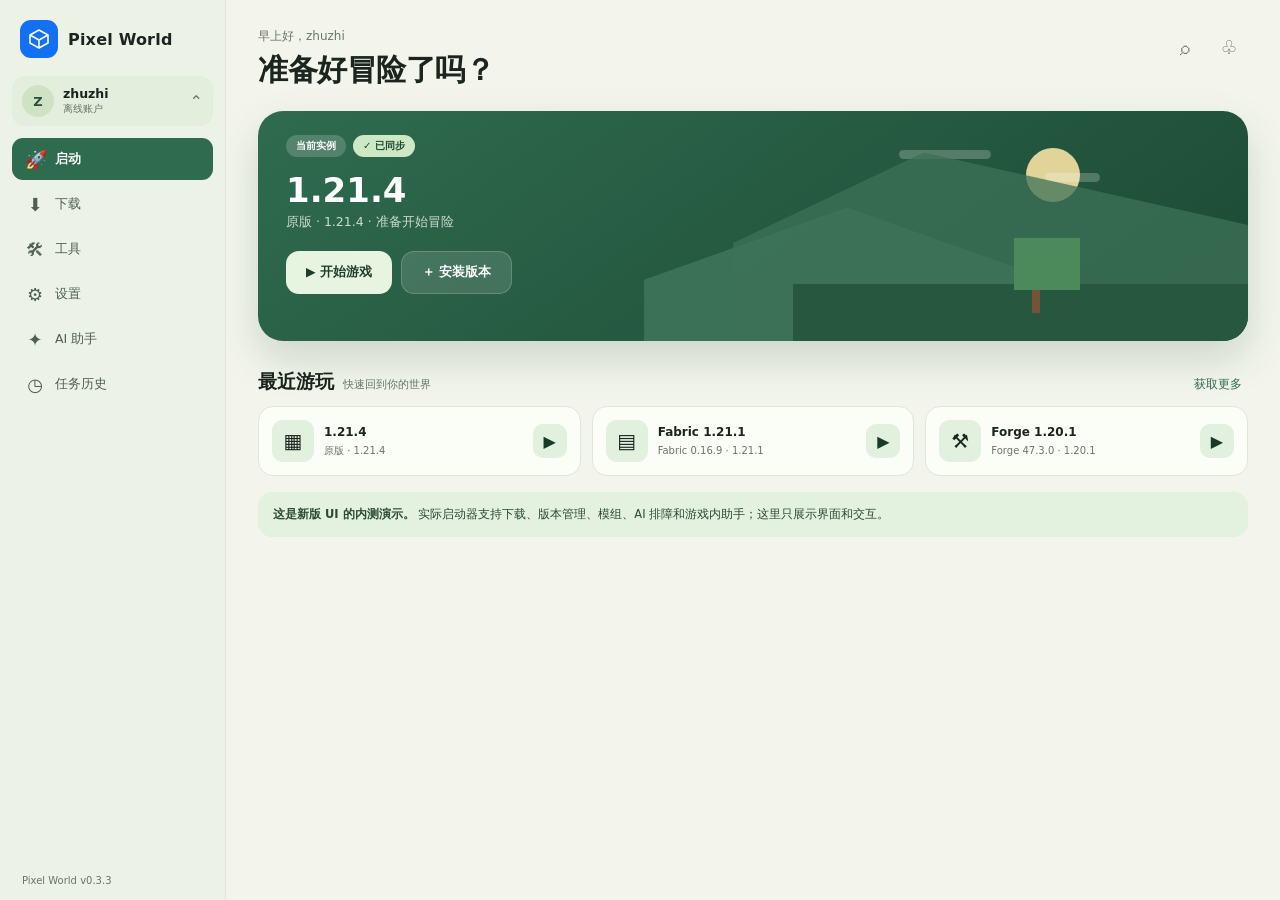
<file: docs/demo/pixel-world.html>
<!doctype html>
<html lang="zh-CN">
<head>
<meta charset="utf-8">
<meta name="viewport" content="width=device-width, initial-scale=1">
<meta name="color-scheme" content="light dark">
<title>Pixel World 新版 UI 演示</title>
<style>
  :root {
    --brand: #2F6B4F;
    --brand-soft: #E2F0DE;
    --brand-ink: #173B29;
    --bg: #F3F5EC;
    --side: #EDF2E7;
    --card: #FBFDF7;
    --text: #1B241E;
    --muted: #68756B;
    --line: #DDE6D8;
    --radius: 18px;
  }
  * { box-sizing: border-box; }
  body {
    margin: 0; min-height: 100vh; background: var(--bg); color: var(--text);
    font-family: "Noto Sans SC", "Microsoft YaHei", system-ui, sans-serif;
    display: flex; overflow: hidden;
  }
  button { font: inherit; color: inherit; cursor: pointer; }
  .sidebar {
    width: 226px; flex: none; display: flex; flex-direction: column;
    background: var(--side); border-right: 1px solid var(--line); padding: 20px 12px 14px;
  }
  .brand { display: flex; align-items: center; gap: 10px; padding: 0 8px 18px; }
  .logo { width: 38px; height: 38px; border-radius: 11px; background: #1370f3; display: grid; place-items: center; }
  .logo svg { width: 24px; height: 24px; }
  .brand b { font-size: 16px; letter-spacing: .2px; }
  .account {
    display: flex; align-items: center; gap: 9px; padding: 9px 10px; margin-bottom: 12px;
    border-radius: 13px; background: #E4EEDD; cursor: pointer;
  }
  .avatar {
    width: 32px; height: 32px; border-radius: 50%; display: grid; place-items: center;
    background: #CDE3C4; color: #28503A; font-weight: 700; font-size: 13px;
  }
  .account .n { font-size: 12.5px; font-weight: 650; }
  .account .t { font-size: 10px; color: var(--muted); margin-top: 1px; }
  nav { display: flex; flex-direction: column; gap: 3px; }
  .nav {
    display: flex; align-items: center; gap: 10px; height: 42px; padding: 0 13px;
    border: 0; border-radius: 11px; background: transparent; text-align: left;
    color: #4F5F54; font-size: 12.5px; font-weight: 500;
  }
  .nav .ico { width: 20px; text-align: center; font-size: 18px; }
  .nav:hover { background: #E6EFE0; }
  .nav.on { background: var(--brand); color: #fff; font-weight: 650; }
  .side-foot { margin-top: auto; padding: 10px 10px 0; color: var(--muted); font-size: 10px; }
  .main { flex: 1; min-width: 0; overflow: auto; padding: 28px 32px 40px; }
  .top { display: flex; align-items: flex-start; gap: 16px; }
  .top h1 { margin: 5px 0 0; font-size: 30px; letter-spacing: -.5px; }
  .hello { color: var(--muted); font-size: 12px; }
  .top .actions { margin-left: auto; display: flex; gap: 6px; }
  .icon-btn { width: 38px; height: 38px; border: 0; border-radius: 11px; background: transparent; font-size: 19px; color: var(--muted); }
  .icon-btn:hover { background: #E3EBDD; color: var(--text); }
  .hero {
    position: relative; overflow: hidden; min-height: 230px; margin-top: 20px;
    border-radius: 25px; padding: 24px 28px; color: #fff;
    background: linear-gradient(145deg, #2F6B4F, #1C4934);
    box-shadow: 0 18px 40px rgba(34, 78, 54, .18);
  }
  .hero .badges { display: flex; gap: 7px; }
  .pill { padding: 4px 10px; border-radius: 999px; font-size: 10px; font-weight: 650; background: rgba(255,255,255,.18); }
  .pill.ok { color: #234A33; background: #CDE8C4; }
  .hero h2 { position: relative; z-index: 1; margin: 13px 0 4px; font-size: 34px; }
  .hero p { position: relative; z-index: 1; margin: 0; color: rgba(255,255,255,.76); font-size: 12.5px; }
  .hero .row { position: relative; z-index: 1; display: flex; gap: 9px; margin-top: 20px; }
  .btn {
    border: 0; border-radius: 13px; padding: 12px 20px; font-size: 12.5px; font-weight: 650;
    background: #E7F4DF; color: #1C3D2A;
  }
  .btn.ghost { background: rgba(255,255,255,.13); color: #fff; border: 1px solid rgba(255,255,255,.18); }
  .btn.small { padding: 9px 14px; }
  .landscape { position: absolute; inset: 0; pointer-events: none; }
  .landscape .sun { position: absolute; right: 17%; top: 16%; width: 54px; height: 54px; border-radius: 50%; background: #F6E3A2; opacity: .9; }
  .landscape .hill { position: absolute; right: -3%; bottom: 0; width: 55%; height: 82%; background: #3C7257; clip-path: polygon(35% 0, 100% 42%, 100% 100%, 0 100%, 0 48%); opacity: .75; }
  .landscape .hill.two { right: 20%; width: 41%; height: 58%; background: #4A8163; opacity: .62; clip-path: polygon(50% 0, 100% 54%, 100% 100%, 0 100%, 0 54%); }
  .landscape .ground { position: absolute; right: 0; bottom: 0; width: 46%; height: 25%; background: #27573F; }
  .landscape .tree { position: absolute; right: 21%; bottom: 12%; width: 8px; height: 44px; background: #765337; }
  .landscape .crown { position: absolute; right: 17%; bottom: 22%; width: 66px; height: 52px; background: #4C8A5B; }
  .landscape .cloud { position: absolute; height: 9px; border-radius: 99px; background: rgba(255,255,255,.22); }
  .landscape .c1 { right: 26%; top: 17%; width: 92px; }
  .landscape .c2 { right: 15%; top: 27%; width: 55px; }
  .section-head { display: flex; align-items: baseline; gap: 9px; margin: 28px 0 11px; }
  .section-head h3 { margin: 0; font-size: 19px; }
  .section-head span { color: var(--muted); font-size: 11px; }
  .section-head .more { margin-left: auto; border: 0; background: none; color: var(--brand); font-size: 11.5px; }
  .cards { display: grid; grid-template-columns: repeat(3, minmax(0, 1fr)); gap: 11px; }
  .card { background: var(--card); border: 1px solid var(--line); border-radius: 15px; padding: 13px; }
  .recent { display: flex; align-items: center; gap: 10px; }
  .recent .ico { width: 42px; height: 42px; border-radius: 11px; background: var(--brand-soft); display: grid; place-items: center; font-size: 20px; }
  .recent .t { min-width: 0; }
  .recent b { display: block; font-size: 12px; overflow: hidden; text-overflow: ellipsis; white-space: nowrap; }
  .recent small { color: var(--muted); font-size: 10px; }
  .recent .play { margin-left: auto; width: 34px; height: 34px; border: 0; border-radius: 10px; background: var(--brand-soft); color: var(--brand-ink); }
  .hint { margin-top: 16px; padding: 13px 15px; border-radius: 14px; background: #E3F1DF; color: #2B4A35; font-size: 11.5px; line-height: 1.65; }
  .hint b { font-weight: 700; }
  .empty { color: var(--muted); font-size: 12px; background: var(--card); border: 1px solid var(--line); border-radius: 15px; padding: 20px; }
  .page-title { margin: 4px 0 4px; font-size: 27px; }
  .page-sub { margin: 0 0 20px; color: var(--muted); font-size: 12px; }
  .list { display: flex; flex-direction: column; gap: 9px; }
  .list-item { display: flex; align-items: center; gap: 12px; background: var(--card); border: 1px solid var(--line); border-radius: 14px; padding: 13px 15px; }
  .list-item b { font-size: 12.5px; }
  .list-item small { display: block; color: var(--muted); font-size: 10.5px; margin-top: 2px; }
  .list-item .right { margin-left: auto; }
  .tag { display: inline-block; padding: 3px 7px; border-radius: 99px; background: var(--brand-soft); color: var(--brand-ink); font-size: 9.5px; }
  .swatches { display: flex; flex-wrap: wrap; gap: 9px; margin: 8px 0 16px; }
  .swatch { width: 32px; height: 32px; border-radius: 50%; border: 2px solid transparent; }
  .swatch.on { border-color: var(--text); }
  .swatch.rainbow { background: conic-gradient(#ff4d4d,#ffd24d,#4dff88,#4dd2ff,#6b4dff,#ff4dc4,#ff4d4d); position: relative; }
  .swatch.rainbow::after { content: "+"; position: absolute; inset: 0; display: grid; place-items: center; color: #fff; font-weight: 700; font-size: 17px; }
  .setting-row { display: flex; align-items: center; gap: 13px; background: var(--card); border: 1px solid var(--line); border-radius: 14px; padding: 13px 15px; margin-bottom: 9px; }
  .setting-row .grow { flex: 1; }
  .setting-row b { font-size: 12.5px; }
  .setting-row small { display: block; color: var(--muted); font-size: 10.5px; margin-top: 2px; }
  .fake-chat { display: flex; flex-direction: column; gap: 10px; }
  .bubble { max-width: 78%; padding: 10px 13px; border-radius: 14px; background: var(--card); border: 1px solid var(--line); font-size: 12px; line-height: 1.6; }
  .bubble.me { align-self: flex-end; background: var(--brand); color: #fff; border: 0; }
  .composer { margin-top: 16px; display: flex; gap: 8px; }
  .composer input { flex: 1; border: 1px solid var(--line); border-radius: 13px; background: var(--card); padding: 11px 13px; font: inherit; color: inherit; outline: none; }
  .composer button { border: 0; border-radius: 12px; background: var(--brand); color: #fff; padding: 0 18px; }
  .notice { margin-top: 12px; color: var(--muted); font-size: 10px; }
  @media (max-width: 780px) {
    body { display: block; overflow: auto; }
    .sidebar { width: 100%; flex-direction: row; align-items: center; gap: 10px; padding: 9px 10px; border-right: 0; border-bottom: 1px solid var(--line); overflow-x: auto; }
    .brand { padding: 0 8px; flex: none; }
    .brand b { display: none; }
    .account { margin: 0; flex: none; padding: 6px 8px; }
    .account .t, .account .n { display: none; }
    nav { flex-direction: row; gap: 3px; }
    .nav { height: 36px; padding: 0 9px; }
    .nav .ico { font-size: 16px; }
    .nav span:not(.ico) { display: none; }
    .side-foot { display: none; }
    .main { padding: 20px 14px 30px; }
    .cards { grid-template-columns: 1fr; }
    .top h1 { font-size: 25px; }
    .hero { min-height: 210px; padding: 20px; }
    .hero h2 { font-size: 28px; }
    .landscape { opacity: .55; }
  }
</style>
</head>
<body>
<aside class="sidebar">
  <div class="brand">
    <div class="logo">
      <svg viewBox="0 0 24 24" fill="none" stroke="#fff" stroke-width="1.6" stroke-linejoin="round">
        <path d="M12 3 21 8v8l-9 5-9-5V8l9-5Z"/><path d="m3 8 9 5 9-5M12 13v8"/>
      </svg>
    </div>
    <b>Pixel World</b>
  </div>
  <div class="account" onclick="alert('演示里点账户会打开账户管理')">
    <div class="avatar">Z</div>
    <div><div class="n">zhuzhi</div><div class="t">离线账户</div></div>
    <div style="margin-left:auto;color:#68756B">⌃</div>
  </div>
  <nav id="nav">
    <button class="nav on" data-p="home"><span class="ico">🚀</span><span>启动</span></button>
    <button class="nav" data-p="download"><span class="ico">⬇</span><span>下载</span></button>
    <button class="nav" data-p="tools"><span class="ico">🛠</span><span>工具</span></button>
    <button class="nav" data-p="settings"><span class="ico">⚙</span><span>设置</span></button>
    <button class="nav" data-p="ai"><span class="ico">✦</span><span>AI 助手</span></button>
    <button class="nav" data-p="tasks"><span class="ico">◷</span><span>任务历史</span></button>
  </nav>
  <div class="side-foot">Pixel World v0.3.3</div>
</aside>
<main class="main" id="main"></main>
<script>
(function () {
  var VERSIONS = [
    { id: '1.21.4', desc: '原版 · 1.21.4', icon: '▦' },
    { id: 'Fabric 1.21.1', desc: 'Fabric 0.16.9 · 1.21.1', icon: '▤' },
    { id: 'Forge 1.20.1', desc: 'Forge 47.3.0 · 1.20.1', icon: '⚒' }
  ];
  var current = '1.21.4';
  var page = 'home';
  var theme = '#2F6B4F';

  function esc(s) { return String(s).replace(/[&<>"']/g, function (c) { return {'&':'&amp;','<':'&lt;','>':'&gt;','"':'&quot;',"'":'&#39;'}[c]; }); }

  function hero() {
    return '<section class="hero">' +
      '<div class="landscape"><span class="sun"></span><span class="cloud c1"></span><span class="cloud c2"></span>' +
      '<span class="hill two"></span><span class="hill"></span><span class="ground"></span><span class="tree"></span><span class="crown"></span></div>' +
      '<div class="badges"><span class="pill">当前实例</span><span class="pill ok">✓ 已同步</span></div>' +
      '<h2>' + esc(current) + '</h2>' +
      '<p>原版 · ' + esc(current) + ' · 准备开始冒险</p>' +
      '<div class="row"><button class="btn" onclick="alert(\'演示里点击开始游戏不会真的启动\')">▶ 开始游戏</button>' +
      '<button class="btn ghost" onclick="showPage(\'download\')">＋ 安装版本</button></div></section>';
  }

  function home() {
    return '<div class="top"><div><div class="hello">早上好，zhuzhi</div><h1>准备好冒险了吗？</h1></div>' +
      '<div class="actions"><button class="icon-btn" title="版本选择">⌕</button><button class="icon-btn" title="任务">♧</button></div></div>' +
      hero() +
      '<div class="section-head"><h3>最近游玩</h3><span>快速回到你的世界</span><button class="more" onclick="showPage(\'download\')">获取更多</button></div>' +
      '<div class="cards">' + VERSIONS.map(function (v) {
        return '<div class="card recent"><div class="ico">' + v.icon + '</div><div class="t"><b>' + v.id + '</b><small>' + v.desc + '</small></div>' +
          '<button class="play" onclick="current=\'' + esc(v.id) + '\';showPage(\'home\')">▶</button></div>';
      }).join('') + '</div>' +
      '<div class="hint"><b>这是新版 UI 的内测演示。</b> 实际启动器支持下载、版本管理、模组、AI 排障和游戏内助手；这里只展示界面和交互。</div>';
  }

  function download() {
    return '<h1 class="page-title">下载</h1><p class="page-sub">安装 Minecraft、加载器和社区资源。</p>' +
      '<div class="list">' + [
        ['Minecraft 1.21.4', '正式版 · 2024-12-03', '安装'],
        ['Minecraft 26.3', '最新快照 · 2026-09-15', '安装'],
        ['Fabric 0.16.9', '支持 1.21.4', '安装'],
        ['Forge 47.3.0', '支持 1.20.1', '安装'],
        ['NeoForge 21.1.172', '支持 1.21.1', '安装'],
        ['OptiFine', '高清修复与光影支持', '安装']
      ].map(function (x) {
        return '<div class="list-item"><div class="ico" style="width:36px;height:36px;border-radius:10px;background:var(--brand-soft);display:grid;place-items:center">▦</div><div><b>' + x[0] + '</b><small>' + x[1] + '</small></div><div class="right"><button class="btn small" onclick="alert(\'演示里不会真的下载\')">' + x[2] + '</button></div></div>';
      }).join('') + '</div>';
  }

  function tools() {
    return '<h1 class="page-title">工具</h1><p class="page-sub">错误分析、文件管理、服务器查询和更多。</p><div class="cards">' +
      [['错误分析', '分析游戏日志和崩溃报告'], ['百宝箱', '自定义下载、皮肤、成就图片'], ['文件管理', '查看版本、模组、存档和配置'], ['服务器查询', '查看服务器状态和在线人数'], ['局域网互传', '在设备之间传版本和存档'], ['使用文档', '在启动器里查阅文档']].map(function (x) {
        return '<div class="card"><div style="width:38px;height:38px;border-radius:11px;background:var(--brand-soft);display:grid;place-items:center;margin-bottom:10px">✦</div><b style="font-size:12.5px">' + x[0] + '</b><p style="color:var(--muted);font-size:10.5px;line-height:1.6">' + x[1] + '</p></div>';
      }).join('') + '</div>';
  }

  function settings() {
    var presets = ['#2F6B4F','#1370F3','#6B4FBB','#B35C1E','#C42B2B','#0F7C7C','#B02E77','#6B5B3E'];
    return '<h1 class="page-title">设置</h1><p class="page-sub">个性化、启动、Java 和更多。</p>' +
      '<div class="setting-row"><div class="ico">◐</div><div class="grow"><b>颜色模式</b><small>启动器界面的明暗模式</small></div><span class="tag">跟随系统</span></div>' +
      '<div class="setting-row"><div class="ico" style="color:' + theme + '">●</div><div class="grow"><b>主题色</b><small>按 Material Design 3 从主题色生成整套配色</small></div></div>' +
      '<div class="swatches">' + presets.map(function (c) {
        return '<button class="swatch' + (c.toLowerCase() === theme.toLowerCase() ? ' on' : '') + '" style="background:' + c + '" onclick="setTheme(\'' + c + '\')" title="' + c + '"></button>';
      }).join('') + '<button class="swatch rainbow" onclick="alert(\'演示里点击加号会打开 RGB 调色\')" title="自定义"></button></div>' +
      '<div class="setting-row"><div class="grow"><b>游戏内叠加层</b><small>在游戏画面上显示可拖动的小球</small></div><span class="tag">已开启</span></div>' +
      '<div class="setting-row"><div class="grow"><b>游戏内 AI</b><small>在小球菜单里问 AI</small></div><span class="tag">已开启</span></div>';
  }

  function ai() {
    return '<h1 class="page-title">AI 助手</h1><p class="page-sub">可以问我 Minecraft、崩溃和启动器设置。</p>' +
      '<div class="fake-chat"><div class="bubble me">游戏启动到一半就崩了，帮我看看日志。</div>' +
      '<div class="bubble"><b>结论：</b>可能是模组和渲染器不兼容，把握中等。<br><br>可以先关闭最近安装的优化模组，再用 MobileGlues 渲染器启动。需要的话回到启动器里的「AI 排障」查看完整日志。</div></div>' +
      '<div class="composer"><input placeholder="问点什么…" readonly><button onclick="alert(\'演示里不会真的发送\')">➤</button></div>';
  }

  function tasks() {
    return '<h1 class="page-title">任务历史</h1><p class="page-sub">下载、安装和启动任务的进度。</p><div class="list">' +
      [['安装 Minecraft 1.21.4', '已完成 · 原版', '100%'], ['下载 Fabric 0.16.9', '已完成 · 5.2 MB/s', '100%'], ['检查 Java 运行时', '已完成 · Java 21', '100%']].map(function (x) {
        return '<div class="list-item"><div><b>' + x[0] + '</b><small>' + x[1] + '</small></div><div class="right"><span class="tag">' + x[2] + '</span></div></div>';
      }).join('') + '</div>';
  }

  function showPage(p) {
    page = p;
    var html = p === 'download' ? download() : p === 'tools' ? tools() : p === 'settings' ? settings() : p === 'ai' ? ai() : p === 'tasks' ? tasks() : home();
    document.getElementById('main').innerHTML = html;
    Array.prototype.forEach.call(document.querySelectorAll('.nav'), function (b) { b.classList.toggle('on', b.dataset.p === p); });
    document.getElementById('main').scrollTop = 0;
  }

  function setTheme(c) {
    theme = c;
    document.documentElement.style.setProperty('--brand', c);
    var r = parseInt(c.slice(1,3),16), g = parseInt(c.slice(3,5),16), b = parseInt(c.slice(5,7),16);
    var mix = function (v, t) { return Math.round(v + (255 - v) * t); };
    document.documentElement.style.setProperty('--brand-soft', 'rgb(' + mix(r, .82) + ',' + mix(g, .82) + ',' + mix(b, .82) + ')');
    document.documentElement.style.setProperty('--brand-ink', 'rgb(' + Math.round(r*.35) + ',' + Math.round(g*.35) + ',' + Math.round(b*.35) + ')');
    showPage('settings');
  }

  Array.prototype.forEach.call(document.querySelectorAll('.nav'), function (b) {
    b.addEventListener('click', function () { showPage(b.dataset.p); });
  });
  showPage('home');
  window.showPage = showPage;
  window.setTheme = setTheme;
})();
</script>
</body>
</html>
</file>
